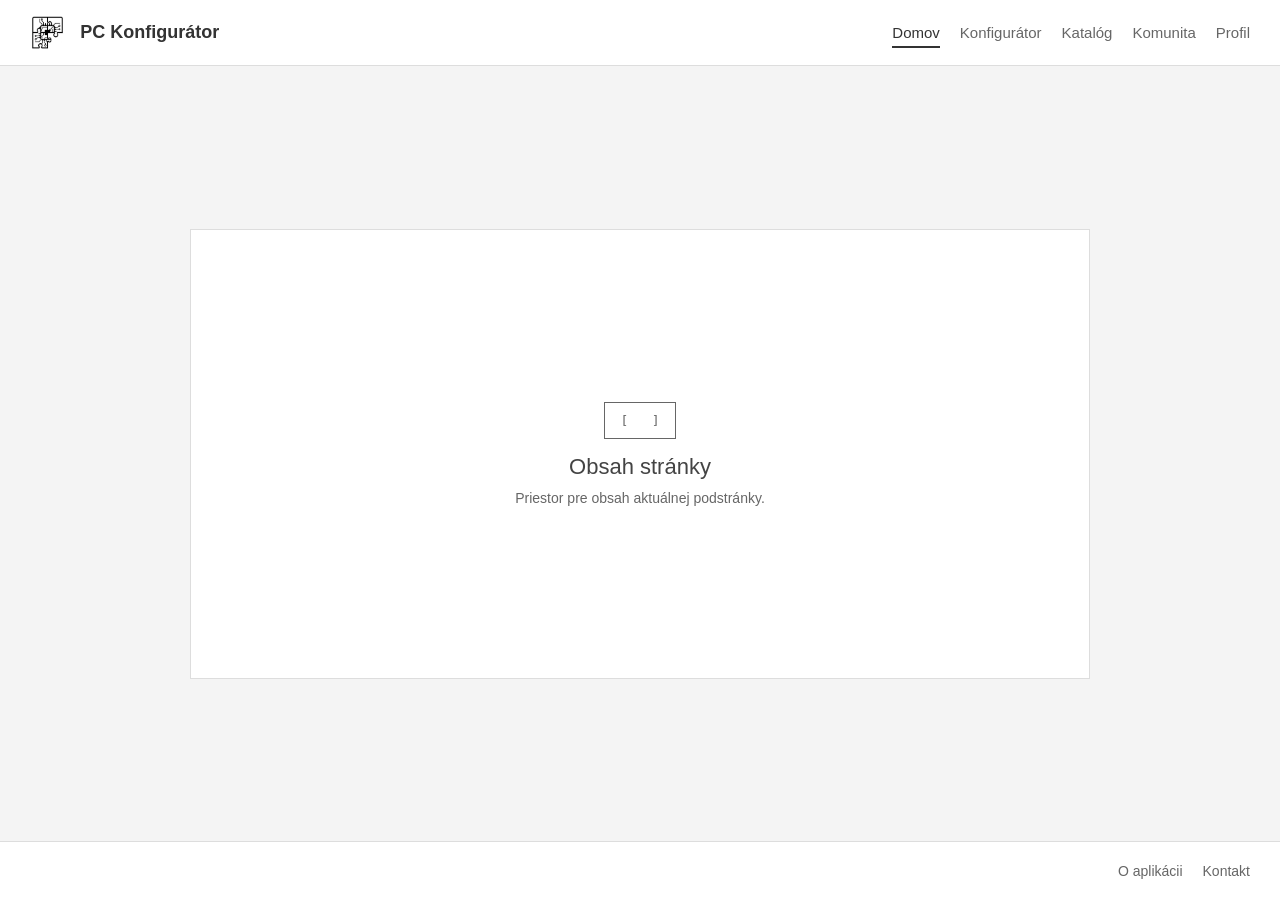
<file: html/index.html>
<!DOCTYPE html>
<html lang="sk">
<head>
    <meta charset="UTF-8">
    <meta name="viewport" content="width=device-width, initial-scale=1.0">
    <title>PC Konfigurátor - Globálne rozloženie</title>
    <link rel="stylesheet" href="style.css">
</head>
<body>

<header class="main-header">
    <div class="logo-container">
        <a href="index.html">
            <img src="img/logo.png" alt="Logo" class="site-logo">
        </a>
        <span class="site-title">PC Konfigurátor</span>
    </div>

    <input type="checkbox" id="menu-toggle" class="menu-toggle-checkbox">
    <label for="menu-toggle" class="menu-icon">&#9776;</label>

    <nav class="main-nav">
        <ul>
            <li><a href="index.html" class="active">Domov</a></li>
            <li><a href="configurator.html">Konfigurátor</a></li>
            <li><a href="#">Katalóg</a></li>
            <li><a href="#">Komunita</a></li>
            <li><a href="#">Profil</a></li>
        </ul>
    </nav>
</header>

<main class="content-placeholder">
    <section class="placeholder-box">
        <div class="placeholder-icon">[ &nbsp; ]</div>
        <h1>Obsah stránky</h1>
        <p>Priestor pre obsah aktuálnej podstránky.</p>
    </section>
</main>

<footer class="main-footer">
    <nav class="footer-nav">
        <ul>
            <li><a href="#">O aplikácii</a></li>
            <li><a href="#">Kontakt</a></li>
        </ul>
    </nav>
</footer>

</body>
</html>
</file>
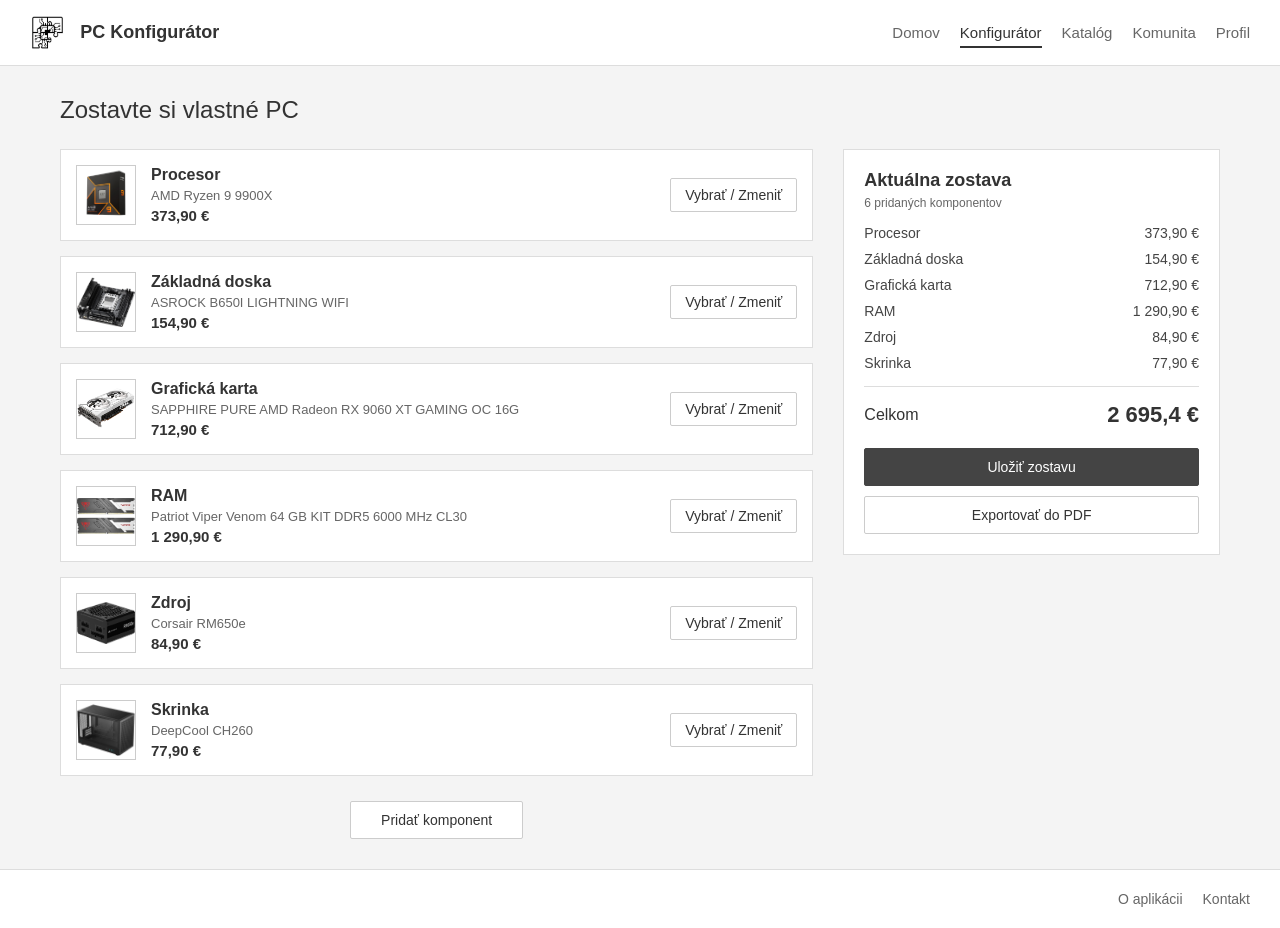
<file: html/configurator.html>
<!DOCTYPE html>
<html lang="sk">
<head>
    <meta charset="UTF-8">
    <meta name="viewport" content="width=device-width, initial-scale=1.0">
    <title>PC Konfigurátor - Zostavte si vlastné PC</title>
    <link rel="stylesheet" href="style.css">
</head>
<body>

<header class="main-header">
    <div class="logo-container">
        <a href="index.html">
            <img src="img/logo.png" alt="Logo" class="site-logo">
        </a>
        <span class="site-title">PC Konfigurátor</span>
    </div>

    <input type="checkbox" id="menu-toggle" class="menu-toggle-checkbox">
    <label for="menu-toggle" class="menu-icon">&#9776;</label>

    <nav class="main-nav">
        <ul>
            <li><a href="index.html">Domov</a></li>
            <li><a href="configurator.html" class="active">Konfigurátor</a></li>
            <li><a href="#">Katalóg</a></li>
            <li><a href="#">Komunita</a></li>
            <li><a href="#">Profil</a></li>
        </ul>
    </nav>
</header>


<main class="configurator-container">

    <h1 class="page-title">Zostavte si vlastné PC</h1>

    <div class="configurator-layout">
        <section class="components-list">

            <article class="component-card">
                <img src="img/cpu.png" alt="AMD Ryzen 9 9900X" class="component-img">
                <div class="component-info">
                    <h2>Procesor</h2>
                    <p class="component-name">AMD Ryzen 9 9900X</p>
                    <span class="price">373,90 €</span>
                </div>
                <button type="button" class="btn btn-secondary">Vybrať / Zmeniť</button>
            </article>

            <article class="component-card">
                <img src="img/motherboard.png" alt="ASROCK B650I LIGHTNING WIFI" class="component-img">
                <div class="component-info">
                    <h2>Základná doska</h2>
                    <p class="component-name">ASROCK B650I LIGHTNING WIFI</p>
                    <span class="price">154,90 €</span>
                </div>
                <button type="button" class="btn btn-secondary">Vybrať / Zmeniť</button>
            </article>

            <article class="component-card">
                <img src="img/gpu.png" alt="SAPPHIRE PURE AMD Radeon RX 9060 XT GAMING OC 16G" class="component-img">
                <div class="component-info">
                    <h2>Grafická karta</h2>
                    <p class="component-name">SAPPHIRE PURE AMD Radeon RX 9060 XT GAMING OC 16G</p>
                    <span class="price">712,90 €</span>
                </div>
                <button type="button" class="btn btn-secondary">Vybrať / Zmeniť</button>
            </article>

            <article class="component-card">
                <img src="img/memory.png" alt="Patriot Viper Venom 64 GB KIT DDR5 6000 MHz CL30" class="component-img">
                <div class="component-info">
                    <h2>RAM</h2>
                    <p class="component-name">Patriot Viper Venom 64 GB KIT DDR5 6000 MHz CL30</p>
                    <span class="price">1 290,90 €</span>
                </div>
                <button type="button" class="btn btn-secondary">Vybrať / Zmeniť</button>
            </article>

            <article class="component-card">
                <img src="img/psu.png" alt="Corsair RM650e" class="component-img">
                <div class="component-info">
                    <h2>Zdroj</h2>
                    <p class="component-name">Corsair RM650e</p>
                    <span class="price">84,90 €</span>
                </div>
                <button type="button" class="btn btn-secondary">Vybrať / Zmeniť</button>
            </article>

            <article class="component-card">
                <img src="img/case.png" alt="DeepCool CH260" class="component-img">
                <div class="component-info">
                    <h2>Skrinka</h2>
                    <p class="component-name">DeepCool CH260</p>
                    <span class="price">77,90 €</span>
                </div>
                <button type="button" class="btn btn-secondary">Vybrať / Zmeniť</button>
            </article>

            <div class="add-component-container">
                <button type="button" class="btn btn-add">Pridať komponent</button>
            </div>

        </section>
        <aside class="summary-sidebar">
            <h2>Aktuálna zostava</h2>
            <p class="count">6 pridaných komponentov</p>

            <ul class="summary-list">
                <li><span>Procesor</span> <span>373,90 €</span></li>
                <li><span>Základná doska</span> <span>154,90 €</span></li>
                <li><span>Grafická karta</span> <span>712,90 €</span></li>
                <li><span>RAM</span> <span>1 290,90 €</span></li>
                <li><span>Zdroj</span> <span>84,90 €</span></li>
                <li><span>Skrinka</span> <span>77,90 €</span></li>
            </ul>

            <hr class="divider">

            <div class="total-price-box">
                <span>Celkom</span>
                <strong class="total-price">2 695,4 €</strong>
            </div>

            <div class="summary-actions">
                <button type="button" class="btn btn-primary btn-block">Uložiť zostavu</button>
                <button type="button" class="btn btn-outline btn-block">Exportovať do PDF</button>
            </div>
        </aside>

    </div>

</main>

<footer class="main-footer">
    <nav class="footer-nav">
        <ul>
            <li><a href="#">O aplikácii</a></li>
            <li><a href="#">Kontakt</a></li>
        </ul>
    </nav>
</footer>

</body>
</html>
</file>
<file: html/style.css>
/* --- Color Variables --- */
:root {
    --bg-color: #f4f4f4;
    --card-bg: #ffffff;
    --text-color: #333333;
    --text-muted: #666666;
    --border-color: #dddddd;
    --border-light: #cccccc;
    --primary-color: #444444;
    --primary-hover: #222222;
    --hover-bg: #eaeaea;
}

/* --- Base & Reset --- */
* {
    box-sizing: border-box;
    margin: 0;
    padding: 0;
}

body {
    font-family: Arial, sans-serif;
    background-color: var(--bg-color);
    color: var(--text-color);
    display: flex;
    flex-direction: column;
    min-height: 100vh;
}

a {
    text-decoration: none;
    color: inherit;
}

ul {
    list-style: none;
}

/* --- Header --- */
.main-header {
    background-color: var(--card-bg);
    border-bottom: 1px solid var(--border-color);
    padding: 15px 30px;
    display: flex;
    justify-content: space-between;
    align-items: center;
    flex-wrap: wrap;
    gap: 15px;
}

.logo-container {
    display: flex;
    align-items: center;
    gap: 15px;
}

.site-logo {
    height: 35px;
    width: auto;
    display: block;
}

.site-title {
    font-size: 18px;
    font-weight: bold;
}

.site-title {
    font-size: 18px;
    font-weight: bold;
}

/* --- Navigation --- */
.main-nav ul {
    display: flex;
    gap: 20px;
    flex-wrap: wrap;
}

.main-nav a {
    color: var(--text-muted);
    font-size: 15px;
    padding-bottom: 5px;
}

.main-nav a:hover,
.main-nav a.active {
    color: var(--text-color);
    border-bottom: 2px solid var(--text-color);
}

/* Hidden checkbox and hamburger icon for mobile menu */
.menu-toggle-checkbox {
    display: none;
}

.menu-icon {
    display: none;
    font-size: 24px;
    cursor: pointer;
    border: 1px solid var(--border-light);
    padding: 5px 10px;
    background-color: var(--card-bg);
}

/* --- Index Placeholder --- */
.content-placeholder {
    flex: 1;
    display: flex;
    justify-content: center;
    align-items: center;
    padding: 40px 20px;
}

.placeholder-box {
    background-color: var(--card-bg);
    border: 1px solid var(--border-color);
    width: 100%;
    max-width: 900px;
    min-height: 450px;
    display: flex;
    flex-direction: column;
    justify-content: center;
    align-items: center;
    text-align: center;
    padding: 20px;
}

.placeholder-icon {
    border: 1px solid var(--text-muted);
    padding: 10px 15px;
    margin-bottom: 15px;
    color: var(--text-muted);
    font-family: monospace;
}

.placeholder-box h1 {
    font-size: 22px;
    margin-bottom: 10px;
    font-weight: normal;
    color: var(--primary-color);
}

.placeholder-box p {
    color: var(--text-muted);
    font-size: 14px;
}

/* --- Configurator Layout --- */
.configurator-container {
    max-width: 1200px;
    width: 100%;
    margin: 0 auto;
    padding: 30px 20px;
    flex: 1;
}

.page-title {
    font-size: 24px;
    margin-bottom: 25px;
    font-weight: normal;
}

.configurator-layout {
    display: grid;
    grid-template-columns: 2fr 1fr;
    gap: 30px;
    align-items: start;
}

/* --- Components List --- */
.components-list {
    display: flex;
    flex-direction: column;
    gap: 15px;
}

.component-card {
    background-color: var(--card-bg);
    border: 1px solid var(--border-color);
    padding: 15px;
    display: flex;
    align-items: center;
    justify-content: space-between;
    gap: 15px;
}

.component-img {
    width: 60px;
    height: 60px;
    object-fit: contain;
    background-color: transparent;
    border: 1px solid var(--border-light);
    flex-shrink: 0;
}

.component-info {
    flex-grow: 1;
}

.component-info h2 {
    font-size: 16px;
    font-weight: bold;
    margin-bottom: 4px;
}

.component-name {
    font-size: 13px;
    color: var(--text-muted);
    margin-bottom: 4px;
}

.price {
    font-size: 15px;
    font-weight: bold;
    color: var(--text-color);
}

/* --- Buttons --- */
.btn {
    font-family: inherit;
    cursor: pointer;
    border-radius: 2px;
    font-size: 14px;
    text-align: center;
    transition: background-color 0.2s;
}

.btn-secondary {
    background-color: var(--card-bg);
    border: 1px solid var(--border-light);
    padding: 8px 14px;
    color: var(--text-color);
    white-space: nowrap;
}

.btn-secondary:hover {
    background-color: var(--hover-bg);
}

.add-component-container {
    text-align: center;
    margin-top: 10px;
}

.btn-add {
    background-color: var(--card-bg);
    border: 1px solid var(--border-light);
    padding: 10px 30px;
    color: var(--text-color);
}

.btn-add:hover {
    background-color: var(--hover-bg);
}

/* --- Summary Sidebar --- */
.summary-sidebar {
    background-color: var(--card-bg);
    border: 1px solid var(--border-color);
    padding: 20px;
    position: sticky;
    top: 20px;
}

.summary-sidebar h2 {
    font-size: 18px;
    margin-bottom: 5px;
}

.summary-sidebar .count {
    font-size: 12px;
    color: var(--text-muted);
    margin-bottom: 15px;
}

.summary-list {
    display: flex;
    flex-direction: column;
    gap: 10px;
    margin-bottom: 15px;
}

.summary-list li {
    display: flex;
    justify-content: space-between;
    font-size: 14px;
    color: #444;
}

.divider {
    border: none;
    border-top: 1px solid var(--border-color);
    margin: 15px 0;
}

.total-price-box {
    display: flex;
    justify-content: space-between;
    align-items: center;
    margin-bottom: 20px;
    font-size: 16px;
}

.total-price {
    font-size: 22px;
}

.summary-actions {
    display: flex;
    flex-direction: column;
    gap: 10px;
}

.btn-block {
    width: 100%;
    padding: 10px;
}

.btn-primary {
    background-color: var(--primary-color);
    color: #fff;
    border: 1px solid var(--primary-color);
}

.btn-primary:hover {
    background-color: var(--primary-hover);
}

.btn-outline {
    background-color: var(--card-bg);
    color: var(--text-color);
    border: 1px solid var(--border-light);
}

.btn-outline:hover {
    background-color: var(--bg-color);
}

/* --- Footer --- */
.main-footer {
    background-color: var(--card-bg);
    border-top: 1px solid var(--border-color);
    padding: 20px 30px;
    margin-top: auto;
    text-align: right;
}

.footer-nav ul {
    display: flex;
    gap: 20px;
    justify-content: flex-end;
}

.footer-nav a {
    color: var(--text-muted);
    font-size: 14px;
}

.footer-nav a:hover {
    color: var(--text-color);
}

/* --- Mobile Responsiveness --- */
@media (max-width: 768px) {
    /* Switch grid layout to single column */
    .configurator-layout {
        grid-template-columns: 1fr;
        display: flex;
        flex-direction: column;
        gap: 20px;
    }

    /* Show hamburger menu icon */
    .menu-icon {
        display: block;
    }

    /* Hide standard nav by default on mobile */
    .main-nav {
        width: 100%;
        display: none;
    }

    /* Expand menu when checkbox is checked */
    .menu-toggle-checkbox:checked ~ .main-nav {
        display: block;
    }

    .main-nav ul {
        flex-direction: column;
        gap: 10px;
        padding-top: 10px;
        border-top: 1px solid var(--border-color);
    }

    /* Expand component cards to full width */
    .components-list {
        width: 100%;
    }

    .component-card {
        width: 100%;
        display: flex;
        flex-wrap: wrap;
        align-items: center;
        justify-content: space-between;
        gap: 15px;
        padding: 15px;
    }

    .component-img {
        flex-shrink: 0;
    }

    .component-info {
        flex: 1;
    }

    /* Stretch select/change button across full width on mobile */
    .component-card .btn-secondary {
        width: 100%;
        margin-top: 5px;
        padding: 10px;
    }

    .add-component-container .btn-add {
        width: 100%;
    }

    /* Move summary sidebar to the bottom */
    .summary-sidebar {
        width: 100%;
        position: static;
        order: 2;
    }
}
</file>
